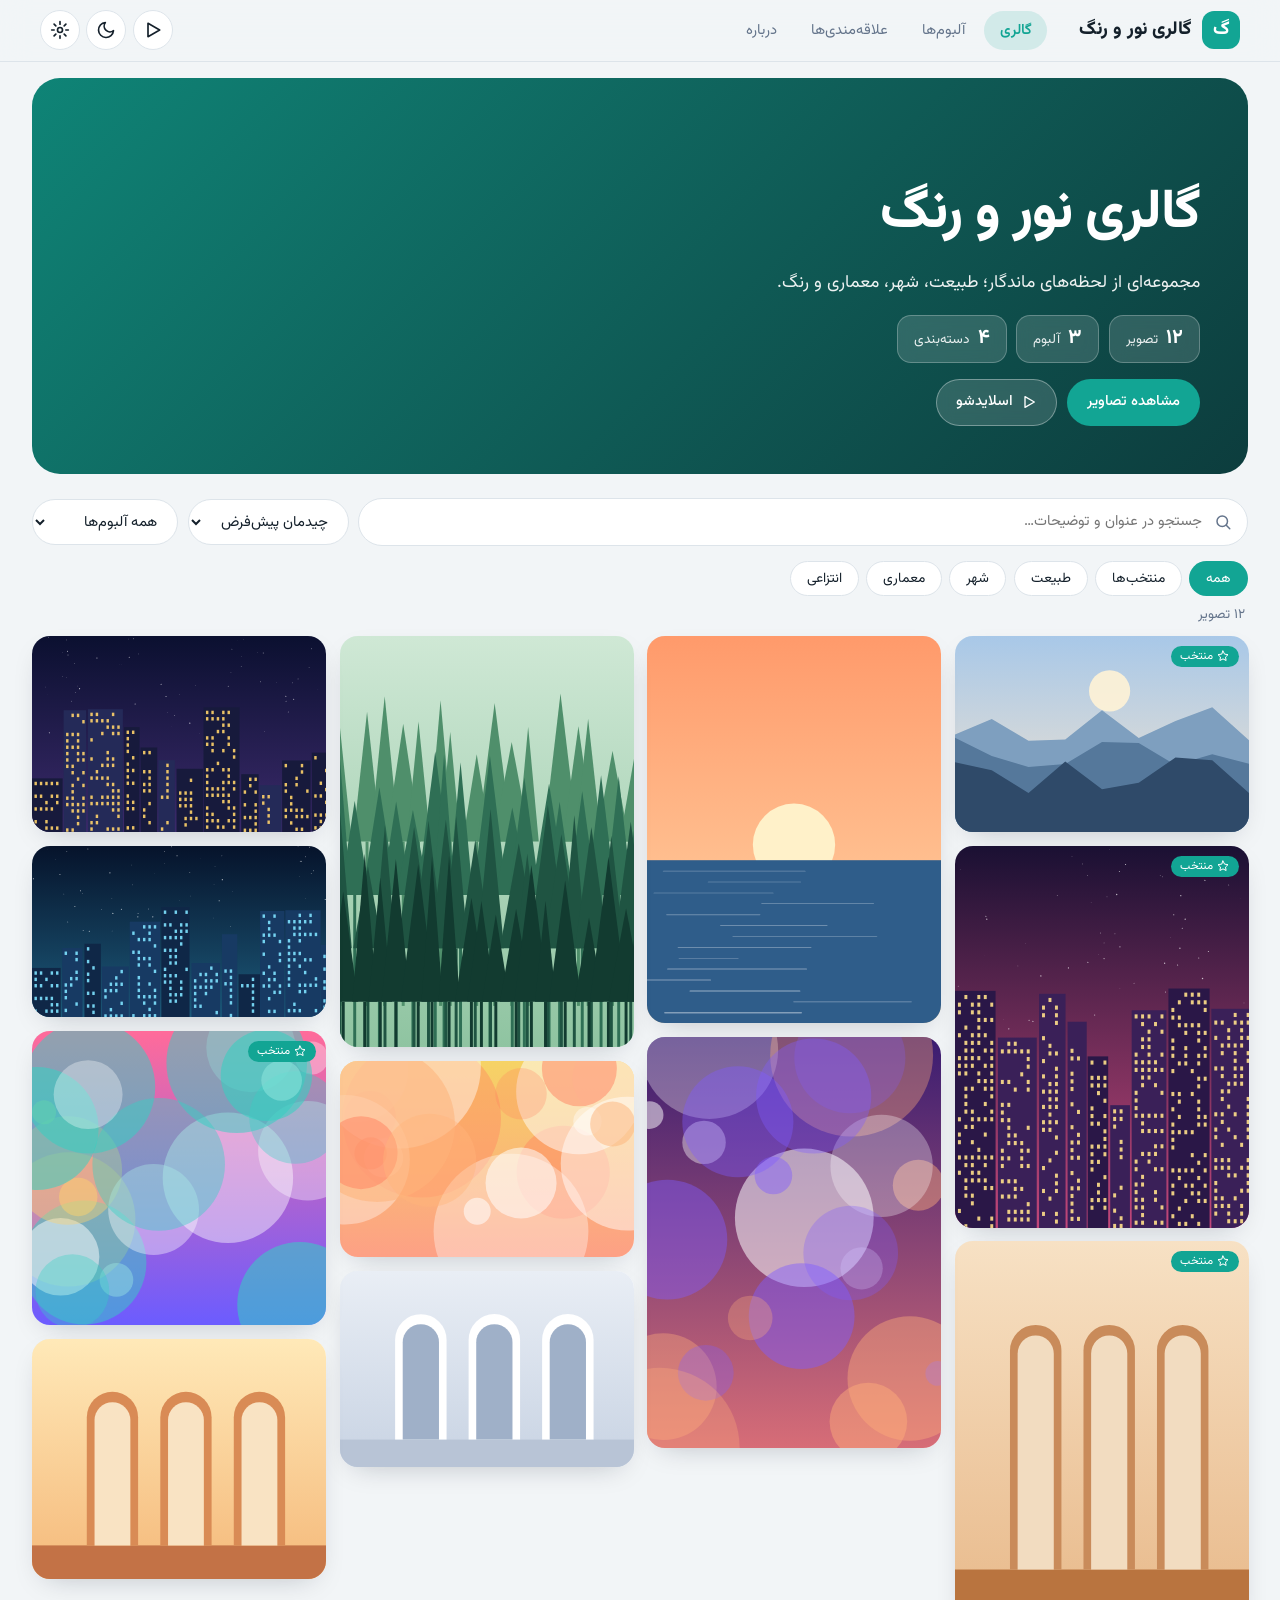
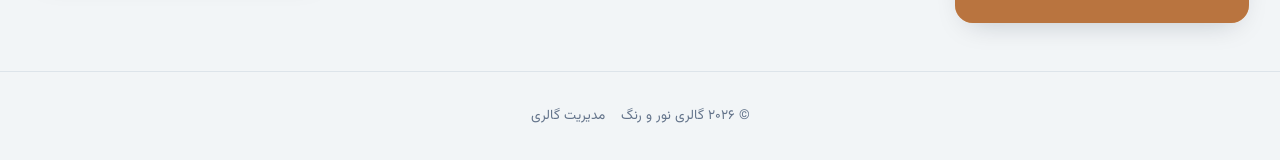
<file: index.html>
<!DOCTYPE html>
<html lang="fa" dir="rtl">
<head>
<meta charset="utf-8">
<meta name="viewport" content="width=device-width, initial-scale=1">
<title>گالری تصاویر</title>
<meta name="description" content="گالری تصاویر">
<script>try{var t=localStorage.getItem('gal_theme')||(matchMedia('(prefers-color-scheme: dark)').matches?'dark':'light');document.documentElement.setAttribute('data-theme',t)}catch(e){}</script>
<link rel="preconnect" href="https://fonts.googleapis.com">
<link rel="preconnect" href="https://fonts.gstatic.com" crossorigin>
<link href="https://fonts.googleapis.com/css2?family=Vazirmatn:wght@300;400;500;700;800&display=swap" rel="stylesheet">
<link rel="icon" id="favicon" href="data:image/svg+xml,%3Csvg xmlns='http://www.w3.org/2000/svg' viewBox='0 0 32 32'%3E%3Crect width='32' height='32' rx='9' fill='%2312a594'/%3E%3Ccircle cx='16' cy='16' r='6' fill='white'/%3E%3C/svg%3E">
<link rel="stylesheet" href="assets/css/base.css">
<link rel="stylesheet" href="assets/css/gallery.css">
</head>
<body>
<div id="draftBar" class="draft-bar" hidden></div>
<header class="site-header">
  <a class="brand" href="#/"><span class="logo" id="brandLogo"></span><span id="brandName">گالری</span></a>
  <nav class="nav" id="nav" aria-label="منوی اصلی">
    <a href="#/" data-route="gallery">گالری</a>
    <a href="#/albums" data-route="albums">آلبوم‌ها</a>
    <a href="#/favorites" data-route="favorites">علاقه‌مندی‌ها <span class="count" id="favCount"></span></a>
    <a href="#/about" data-route="about">درباره</a>
  </nav>
  <div class="head-actions">
    <button class="icon-btn" id="btnSlideshow" title="اسلایدشو" aria-label="اسلایدشو"></button>
    <button class="icon-btn" id="btnTheme" title="تغییر تم روشن/تاریک" aria-label="تغییر تم"></button>
    <a class="icon-btn" href="admin.html" title="پنل مدیریت" aria-label="پنل مدیریت" data-icon="cog"></a>
  </div>
</header>

<main>
  <section class="hero" id="hero">
    <div class="hero-bg" id="heroBg"></div>
    <div class="hero-inner">
      <h1 id="heroTitle"></h1>
      <p id="heroDesc"></p>
      <div class="stats" id="stats"></div>
      <div class="hero-cta">
        <button class="btn primary" id="ctaView">مشاهده تصاویر</button>
        <button class="btn glass" id="ctaShow"></button>
      </div>
    </div>
  </section>

  <section id="view-gallery" class="container">
    <div class="page-head" id="albumHead" hidden><a href="#/albums" class="btn sm ghost">بازگشت به آلبوم‌ها</a><h2 id="albumTitle"></h2></div>
    <div class="page-head" id="favHead" hidden><h2>علاقه‌مندی‌های من</h2></div>
    <div class="toolbar" id="toolbar">
      <div class="search"><span data-icon="search" data-size="18"></span><input id="q" type="search" placeholder="جستجو در عنوان و توضیحات…" autocomplete="off" aria-label="جستجو"></div>
      <select id="sort" class="select" aria-label="مرتب‌سازی">
        <option value="custom">چیدمان پیش‌فرض</option><option value="new">جدیدترین</option><option value="old">قدیمی‌ترین</option>
      </select>
      <select id="albumSel" class="select" aria-label="آلبوم"></select>
    </div>
    <div class="chips" id="chips"></div>
    <div class="result-line" id="resultLine"></div>
    <div id="grid" class="grid"></div>
    <div class="empty" id="empty" hidden><span data-icon="image" data-size="48"></span><p id="emptyText"></p></div>
    <div class="more" id="moreBox"><button id="btnMore" class="btn">نمایش بیشتر</button></div>
  </section>

  <section id="view-albums" class="container" hidden>
    <div class="page-head"><h2>آلبوم‌ها</h2></div>
    <div class="album-grid" id="albumGrid"></div>
  </section>

  <section id="view-about" class="container" hidden><div class="about" id="aboutBox"></div></section>
</main>

<footer class="site-footer"><span id="footName"></span><a href="admin.html">مدیریت گالری</a></footer>

<div id="lb" class="lb" hidden aria-hidden="true" role="dialog" aria-label="نمایش تصویر" tabindex="-1">
  <div class="lb-progress" id="lbProg"></div>
  <div class="lb-top">
    <span class="lb-count" id="lbCount"></span>
    <div class="lb-tools">
      <button class="icon-btn" id="lbZoomOut" title="کوچک‌نمایی" data-icon="minus"></button>
      <button class="icon-btn" id="lbZoomIn" title="بزرگ‌نمایی" data-icon="plus"></button>
      <button class="icon-btn" id="lbReset" title="اندازه اصلی" data-icon="expand"></button>
      <button class="icon-btn" id="lbPlay" title="اسلایدشو" data-icon="play"></button>
      
      <button class="icon-btn" id="lbClose" title="بستن (Esc)" data-icon="x"></button>
    </div>
  </div>
  <button class="lb-nav prev" id="lbPrev" aria-label="تصویر قبلی" data-icon="chevR" data-size="24"></button>
  <button class="lb-nav next" id="lbNext" aria-label="تصویر بعدی" data-icon="chevL" data-size="24"></button>
  <div class="lb-stage" id="lbStage"><img id="lbImg" alt="" draggable="false"></div>
  <div class="lb-info">
    <div class="lb-row">
      <div class="lb-text"><h3 id="lbTitle"></h3><p id="lbDesc"></p><div class="lb-meta" id="lbMeta"></div></div>
      <div class="lb-actions">
        <button class="btn sm" id="lbFav"><span data-icon="heart" data-size="16"></span> علاقه‌مندی</button>
        <button class="btn sm" id="lbDownload"><span data-icon="download" data-size="16"></span> دانلود</button>
        <button class="btn sm" id="lbShare"><span data-icon="share" data-size="16"></span> اشتراک</button>
        <button class="btn sm" id="lbCopy"><span data-icon="link" data-size="16"></span> لینک تصویر</button>
        <button class="btn sm" id="lbFull"><span data-icon="expand" data-size="16"></span> تمام‌صفحه</button>
      </div>
    </div>
    <div class="lb-similar" id="lbSimilar"></div>
  </div>
</div>

<script src="data/gallery.js"></script>
<script src="assets/js/util.js"></script>
<script src="assets/js/store.js"></script>
<script src="assets/js/gallery.js"></script>
</body>
</html>
</file>
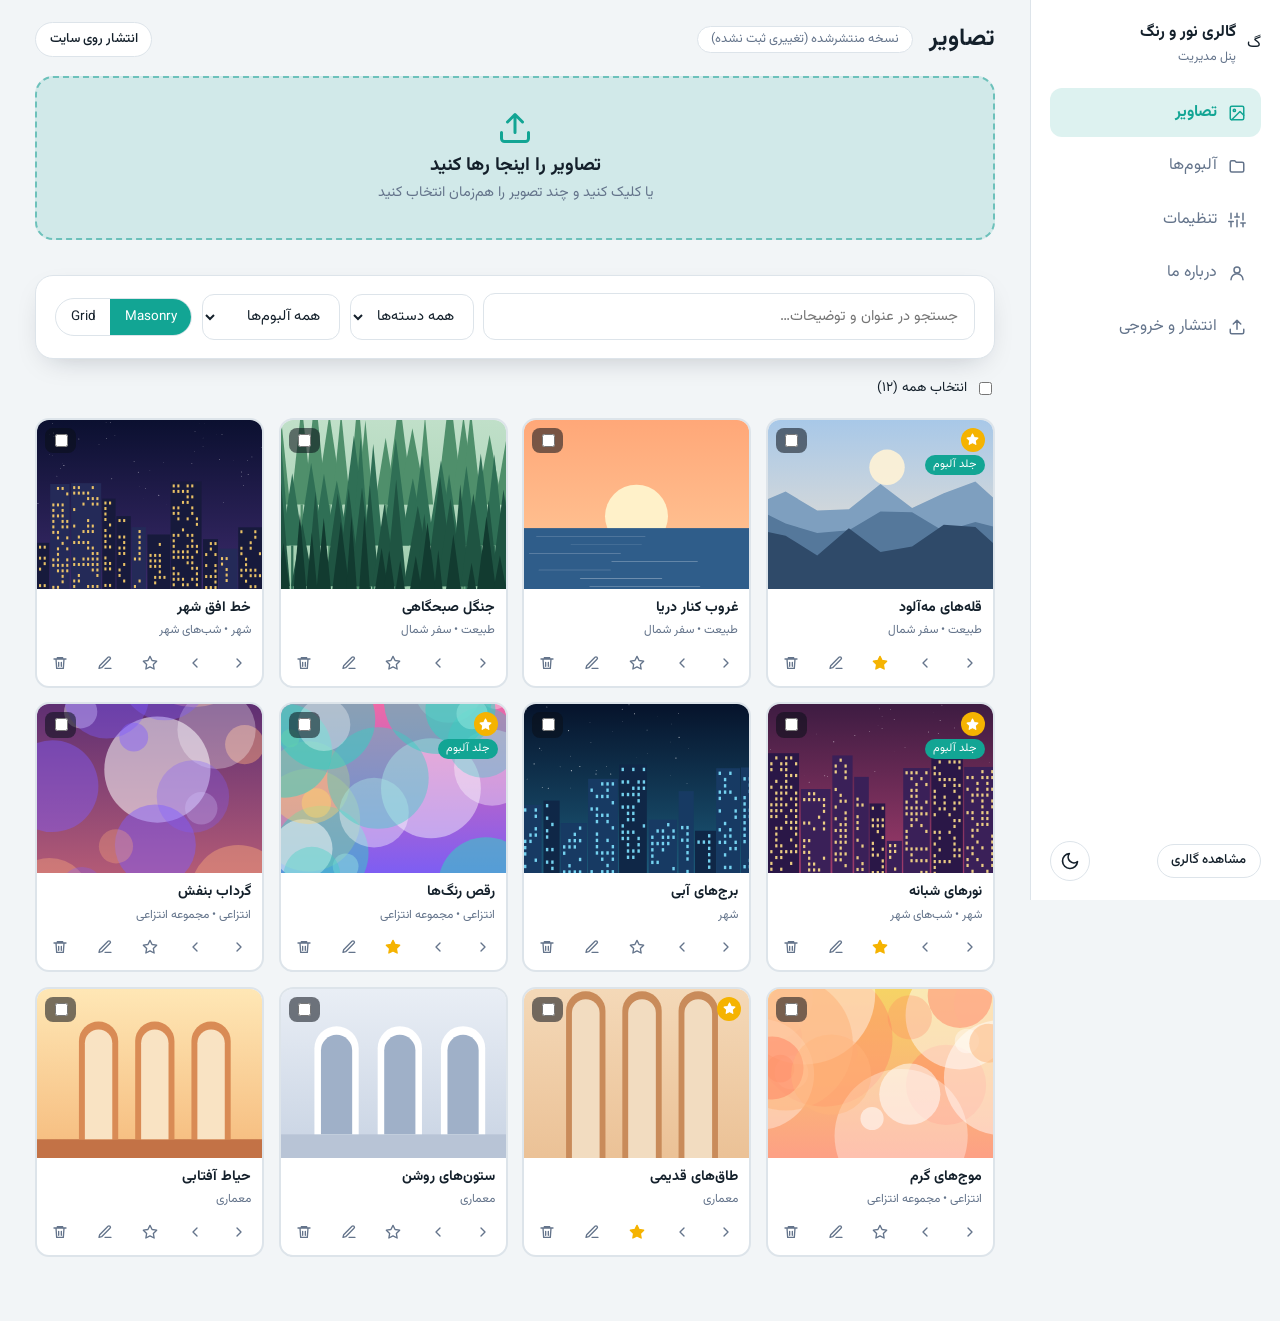
<file: admin.html>
<!DOCTYPE html>
<html lang="fa" dir="rtl">
<head>
<meta charset="utf-8">
<meta name="viewport" content="width=device-width, initial-scale=1">
<title>پنل مدیریت گالری</title>
<meta name="robots" content="noindex">
<script>try{var t=localStorage.getItem('gal_theme')||(matchMedia('(prefers-color-scheme: dark)').matches?'dark':'light');document.documentElement.setAttribute('data-theme',t)}catch(e){}</script>
<link rel="preconnect" href="https://fonts.googleapis.com">
<link rel="preconnect" href="https://fonts.gstatic.com" crossorigin>
<link href="https://fonts.googleapis.com/css2?family=Vazirmatn:wght@300;400;500;700;800&display=swap" rel="stylesheet">
<link rel="icon" id="favicon" href="data:image/svg+xml,%3Csvg xmlns='http://www.w3.org/2000/svg' viewBox='0 0 32 32'%3E%3Crect width='32' height='32' rx='9' fill='%2312a594'/%3E%3C/svg%3E">
<link rel="stylesheet" href="assets/css/base.css">
<link rel="stylesheet" href="assets/css/admin.css">
</head>
<body>
<div class="adm">
  <aside class="adm-side">
    <div class="adm-brand"><span class="logo" id="admLogo"></span><div><b id="admName">گالری</b><small>پنل مدیریت</small></div></div>
    <nav id="admNav" aria-label="بخش‌های مدیریت"></nav>
    <div class="adm-foot"><a class="btn sm" href="index.html">مشاهده گالری</a><button class="icon-btn" id="btnTheme" aria-label="تغییر تم"></button></div>
  </aside>
  <main class="adm-main">
    <header class="adm-top"><h1 id="tabTitle"></h1><span id="saveState" class="save"></span><button class="btn sm" id="btnPub" style="margin-inline-start:auto">انتشار روی سایت</button></header>
    <div id="panel"></div>
  </main>
</div>
<script src="data/gallery.js"></script>
<script src="assets/js/util.js"></script>
<script src="assets/js/zip.js"></script>
<script src="assets/js/store.js"></script>
<script src="assets/js/github.js"></script>
<script src="assets/js/admin.js"></script>
</body>
</html>
</file>
<file: assets/css/base.css>
/* ===== پایه: متغیرها، دکمه‌ها، فرم‌ها، مودال و اعلان‌ها ===== */
:root{--accent:#12a594;--accent-contrast:#fff;--accent-soft:color-mix(in srgb,var(--accent) 14%,transparent);--radius:18px;--radius-sm:12px;--font:'Vazirmatn',Tahoma,'Segoe UI',system-ui,sans-serif;--ease:cubic-bezier(.2,.7,.2,1);--shadow:0 10px 30px -14px rgba(10,20,40,.28);--shadow-lg:0 28px 70px -24px rgba(10,20,40,.45);
--bg:#f2f5f7;--surface:#fff;--surface-2:#e7ecf0;--text:#14202b;--muted:#64748b;--border:#dde4ea}
[data-theme=dark]{--bg:#0b0f14;--surface:#141a22;--surface-2:#1c2430;--text:#e8eef4;--muted:#8a99aa;--border:#26313d;--shadow:0 10px 30px -14px rgba(0,0,0,.7)}
*,*::before,*::after{box-sizing:border-box}
html{-webkit-text-size-adjust:100%}
body{margin:0;font-family:var(--font);background:var(--bg);color:var(--text);line-height:1.75;-webkit-font-smoothing:antialiased;transition:background .3s,color .3s}
body.lock{overflow:hidden}
img{max-width:100%;display:block}
a{color:inherit;text-decoration:none}
button{font:inherit;color:inherit;cursor:pointer}
[hidden]{display:none!important}
.ic{flex:none;vertical-align:middle}
:focus-visible{outline:2px solid var(--accent);outline-offset:2px}
h1,h2,h3{line-height:1.4;margin:0}
.btn{display:inline-flex;align-items:center;justify-content:center;gap:.5rem;padding:.6rem 1.2rem;border-radius:999px;border:1px solid var(--border);background:var(--surface);font-weight:500;font-size:.92rem;transition:transform .2s var(--ease),box-shadow .2s,border-color .2s;white-space:nowrap}
.btn:hover{transform:translateY(-1px);box-shadow:var(--shadow);border-color:color-mix(in srgb,var(--accent) 50%,var(--border))}
.btn.primary{background:var(--accent);color:var(--accent-contrast);border-color:transparent}
.btn.danger{background:#e5484d;color:#fff;border-color:transparent}
.btn.ghost{background:transparent}
.btn.glass{background:rgba(255,255,255,.14);color:#fff;border-color:rgba(255,255,255,.35);backdrop-filter:blur(8px)}
.btn.sm{padding:.3rem .85rem;font-size:.82rem}
.btn:disabled{opacity:.5;pointer-events:none}
.icon-btn{display:inline-grid;place-items:center;width:40px;height:40px;border-radius:50%;border:1px solid var(--border);background:var(--surface);transition:.2s var(--ease)}
.icon-btn:hover{color:var(--accent);border-color:var(--accent)}
.input,.select{width:100%;padding:.6rem .95rem;border-radius:var(--radius-sm);border:1px solid var(--border);background:var(--surface);color:var(--text);font:inherit;font-size:.92rem}
.select{width:auto;padding-inline-end:.6rem}
.select.sm{padding:.3rem .7rem;font-size:.82rem}
textarea.input{resize:vertical}
.input:focus,.select:focus{outline:2px solid color-mix(in srgb,var(--accent) 55%,transparent);border-color:transparent}
label{font-size:.88rem;color:var(--muted)}
label>.input,label>.select,label>textarea{display:block;margin-top:.3rem;color:var(--text)}
/* modal */
.modal-backdrop{position:fixed;inset:0;z-index:200;background:rgba(6,10,16,.6);backdrop-filter:blur(4px);display:grid;place-items:center;padding:1rem;opacity:0;transition:opacity .2s}
.modal-backdrop.show{opacity:1}
.modal{background:var(--surface);color:var(--text);border-radius:var(--radius);box-shadow:var(--shadow-lg);padding:1.4rem;width:min(440px,100%);max-height:90vh;overflow:auto;display:grid;gap:1rem;transform:translateY(10px);transition:transform .25s var(--ease)}
.modal-backdrop.show .modal{transform:none}
.modal.wide{width:min(760px,100%)}
.modal-text{margin:0}
.modal-actions{display:flex;gap:.6rem;align-items:center;justify-content:flex-end;flex-wrap:wrap}
/* toasts */
#toasts{position:fixed;bottom:1.2rem;inset-inline:0;z-index:300;display:flex;flex-direction:column;align-items:center;gap:.5rem;pointer-events:none}
.toast{background:var(--text);color:var(--bg);padding:.6rem 1.2rem;border-radius:999px;font-size:.9rem;box-shadow:var(--shadow-lg);animation:tin .3s var(--ease);transition:opacity .4s}
.toast.ok{background:#16a34a;color:#fff}.toast.err{background:#e5484d;color:#fff}.toast.out{opacity:0}
@keyframes tin{from{opacity:0;transform:translateY(10px)}}
@media (prefers-reduced-motion:reduce){*{animation-duration:.01ms!important;transition-duration:.01ms!important}}
</file>
<file: assets/css/gallery.css>
/* ===== صفحه عمومی گالری ===== */
.draft-bar{background:var(--text);color:var(--bg);font-size:.82rem;padding:.4rem 1rem;display:flex;gap:.8rem;justify-content:center;align-items:center;flex-wrap:wrap}
.draft-bar button{background:var(--accent);color:var(--accent-contrast);border:0;border-radius:999px;padding:.1rem .9rem}
.site-header{position:sticky;top:0;z-index:50;display:flex;align-items:center;gap:1rem;padding:.65rem clamp(1rem,4vw,2.5rem);background:color-mix(in srgb,var(--bg) 80%,transparent);backdrop-filter:saturate(1.5) blur(14px);border-bottom:1px solid var(--border)}
.brand{display:flex;align-items:center;gap:.7rem;font-weight:800;font-size:1.15rem}
.logo{width:38px;height:38px;border-radius:12px;background:var(--accent) center/cover no-repeat;display:grid;place-items:center;color:var(--accent-contrast);font-weight:800;overflow:hidden;flex:none}
.nav{display:flex;gap:.25rem;margin-inline-start:1rem}
.nav a{padding:.4rem .95rem;border-radius:999px;font-size:.92rem;color:var(--muted);transition:.2s}
.nav a:hover{color:var(--text)}
.nav a.active{background:var(--accent-soft);color:var(--accent);font-weight:600}
.count{font-size:.75rem;background:var(--accent);color:var(--accent-contrast);border-radius:999px;padding:0 .45rem;margin-inline-start:.2rem}
.count:empty{display:none}
.head-actions{margin-inline-start:auto;display:flex;gap:.4rem}
.hero{position:relative;color:#fff;overflow:hidden;margin:1rem clamp(.6rem,3vw,2rem) 0;border-radius:28px;min-height:clamp(280px,44vh,440px);display:grid;align-items:end;isolation:isolate}
.hero-bg{position:absolute;inset:0;z-index:-1;background:linear-gradient(135deg,color-mix(in srgb,var(--accent) 80%,#000),color-mix(in srgb,var(--accent) 30%,#0a1018));background-size:cover;background-position:center}
.hero:not(.has-banner)::before{content:"";position:absolute;width:60vmin;height:60vmin;inset-inline-start:-10vmin;top:-20vmin;border-radius:50%;background:color-mix(in srgb,var(--accent) 60%,#fff);opacity:.25;filter:blur(30px);z-index:-1}
.hero-inner{padding:clamp(1.4rem,4vw,3rem);display:grid;gap:1rem;max-width:900px}
.hero h1{font-size:clamp(1.9rem,5.2vw,3.4rem);font-weight:800;letter-spacing:-.01em}
.hero p{margin:0;max-width:62ch;opacity:.92;font-size:clamp(.95rem,1.6vw,1.1rem)}
.stats{display:flex;gap:.6rem;flex-wrap:wrap}
.stat{background:rgba(255,255,255,.14);border:1px solid rgba(255,255,255,.25);backdrop-filter:blur(8px);border-radius:14px;padding:.35rem 1rem;display:flex;gap:.5rem;align-items:baseline}
.stat b{font-size:1.25rem}.stat span{font-size:.85rem;opacity:.9}
.hero-cta{display:flex;gap:.6rem;flex-wrap:wrap}
.container{max-width:1560px;margin:0 auto;padding:1.5rem clamp(.8rem,3vw,2rem) 3rem}
.page-head{display:flex;align-items:center;gap:1rem;margin-bottom:1rem;flex-wrap:wrap}
.page-head h2{font-size:1.5rem}
.toolbar{display:flex;gap:.6rem;flex-wrap:wrap;align-items:center}
.search{position:relative;flex:1 1 260px}
.search .ic{position:absolute;inset-inline-start:1rem;top:50%;transform:translateY(-50%);color:var(--muted)}
.search input{width:100%;padding:.65rem 1rem;padding-inline-start:2.8rem;border-radius:999px;border:1px solid var(--border);background:var(--surface);color:var(--text);font:inherit;font-size:.92rem}
.search input:focus{outline:2px solid color-mix(in srgb,var(--accent) 55%,transparent);border-color:transparent}
.toolbar .select{border-radius:999px;padding:.6rem 1rem}
.chips{display:flex;gap:.45rem;flex-wrap:wrap;margin:.9rem 0 .4rem}
.chip{padding:.3rem 1rem;border-radius:999px;border:1px solid var(--border);background:var(--surface);font-size:.86rem;transition:.2s}
.chip:hover{border-color:var(--accent)}
.chip.on{background:var(--accent);color:var(--accent-contrast);border-color:transparent}
.result-line{color:var(--muted);font-size:.85rem;margin:.4rem .2rem}
.grid{--cols:4;--gap:14px;margin-top:.6rem}
.grid.masonry{display:flex;gap:var(--gap);align-items:flex-start}
.grid.masonry .col{flex:1 1 0;min-width:0;display:flex;flex-direction:column;gap:var(--gap)}
.grid.tiles{display:grid;grid-template-columns:repeat(var(--cols),minmax(0,1fr));gap:var(--gap)}
.card{position:relative;margin:0;border-radius:var(--radius);overflow:hidden;cursor:zoom-in;isolation:isolate;box-shadow:var(--shadow);background:linear-gradient(100deg,var(--surface-2) 30%,var(--surface) 50%,var(--surface-2) 70%) 0 0/200% 100%;animation:rise .55s var(--ease) both,shimmer 1.6s linear infinite}
@keyframes rise{from{opacity:0;transform:translateY(14px) scale(.98)}}
@keyframes shimmer{to{background-position:-200% 0}}
.card img{width:100%;height:auto;opacity:0;transition:opacity .5s,transform .9s var(--ease)}
.card img.loaded{opacity:1}
.masonry .card img{aspect-ratio:var(--ar)}
.tiles .card{aspect-ratio:4/3}
.tiles .card img{position:absolute;inset:0;height:100%;object-fit:cover}
.card:hover img{transform:scale(1.06)}
.overlay{position:absolute;inset:0;display:flex;align-items:flex-end;padding:1rem;background:linear-gradient(180deg,transparent 45%,rgba(6,10,16,.82));color:#fff;opacity:0;transition:opacity .3s}
.overlay h3{font-size:1rem;font-weight:700}
.overlay span{font-size:.78rem;opacity:.85}
.card:hover .overlay,.card:focus-visible .overlay{opacity:1}
@media (hover:none){.overlay{opacity:1;background:linear-gradient(180deg,transparent 62%,rgba(6,10,16,.7));padding:.6rem .8rem}.overlay h3{font-size:.85rem}.overlay span{display:none}}
.fav{position:absolute;top:.6rem;inset-inline-end:.6rem;width:36px;height:36px;border-radius:50%;border:0;background:rgba(10,16,24,.45);backdrop-filter:blur(6px);color:#fff;display:grid;place-items:center;opacity:0;transform:scale(.85);transition:.25s var(--ease)}
.card:hover .fav,.fav.on,.fav:focus-visible{opacity:1;transform:none}
@media (hover:none){.fav{opacity:1;transform:none}}
.fav.on{color:#ff5c7a}.fav.on svg{fill:currentColor}
.badge{position:absolute;top:.6rem;inset-inline-start:.6rem;background:var(--accent);color:var(--accent-contrast);font-size:.72rem;border-radius:999px;padding:.05rem .6rem;display:flex;gap:.25rem;align-items:center}
.empty{text-align:center;padding:3.5rem 1rem;color:var(--muted)}
.empty .ic{opacity:.5;margin-bottom:.6rem}
.more{text-align:center;margin-top:1.6rem}
.album-grid{display:grid;grid-template-columns:repeat(auto-fill,minmax(270px,1fr));gap:1.2rem}
.album-card{position:relative;border-radius:var(--radius);overflow:hidden;background:var(--surface);box-shadow:var(--shadow);transition:transform .3s var(--ease)}
.album-card:hover{transform:translateY(-4px)}
.album-img{aspect-ratio:4/3;background:var(--surface-2);display:grid;place-items:center;color:var(--muted);overflow:hidden}
.album-img img{width:100%;height:100%;object-fit:cover;transition:transform .8s var(--ease)}
.album-card:hover img{transform:scale(1.07)}
.album-info{padding:.8rem 1.1rem;display:flex;justify-content:space-between;align-items:center;gap:.5rem}
.album-info span{color:var(--muted);font-size:.84rem}
.about{max-width:760px;margin:0 auto;text-align:center;display:grid;gap:1.2rem;justify-items:center;padding-top:1rem}
.avatar{width:150px;height:150px;border-radius:50%;background:var(--surface-2) center/cover;border:4px solid var(--surface);box-shadow:0 0 0 3px var(--accent),var(--shadow);display:grid;place-items:center;color:var(--muted)}
.about p{margin:0;max-width:62ch;color:var(--muted);font-size:1.02rem}
.socials{display:flex;gap:.5rem;flex-wrap:wrap;justify-content:center}
.site-footer{text-align:center;color:var(--muted);font-size:.85rem;padding:2rem 1rem;border-top:1px solid var(--border);display:flex;gap:1rem;justify-content:center;flex-wrap:wrap}
/* lightbox */
.lb{position:fixed;inset:0;z-index:100;background:rgba(5,8,12,.96);display:grid;grid-template-rows:auto minmax(0,1fr) auto;color:#fff;opacity:0;transition:opacity .25s}
.lb.show{opacity:1}
.lb:focus{outline:0}
.lb-progress{position:absolute;top:0;inset-inline-start:0;height:3px;width:0;background:var(--accent);z-index:5}
.lb-progress.run{animation:prog 4s linear forwards}
@keyframes prog{to{width:100%}}
.lb-top{display:flex;justify-content:space-between;align-items:center;padding:.7rem 1rem;z-index:4}
.lb-count{font-size:.9rem;opacity:.8}
.lb-tools{display:flex;gap:.4rem}
.lb .icon-btn{background:rgba(255,255,255,.1);border-color:rgba(255,255,255,.18);color:#fff}
.lb .icon-btn:hover{background:var(--accent);color:var(--accent-contrast);border-color:transparent}
.lb-stage{position:relative;overflow:hidden;display:grid;place-items:center;touch-action:none;user-select:none}
.lb-stage img{max-width:100%;max-height:100%;object-fit:contain;opacity:0;transition:opacity .35s,transform .2s var(--ease);will-change:transform}
.lb-stage img.ready{opacity:1}
.lb-stage.zoomed{cursor:grab}.lb-stage.dragging img{transition:none}.lb-stage.dragging{cursor:grabbing}
.lb-stage.loading::after{content:"";position:absolute;width:34px;height:34px;border-radius:50%;border:3px solid rgba(255,255,255,.2);border-top-color:var(--accent);animation:spin .8s linear infinite}
@keyframes spin{to{transform:rotate(360deg)}}
.lb-nav{position:absolute;top:50%;transform:translateY(-50%);z-index:4;width:48px;height:48px;border-radius:50%;border:1px solid rgba(255,255,255,.2);background:rgba(255,255,255,.1);color:#fff;display:grid;place-items:center;transition:.2s}
.lb-nav:hover{background:var(--accent);color:var(--accent-contrast)}
.lb-nav.prev{right:12px}.lb-nav.next{left:12px}
.lb-info{padding:.9rem clamp(1rem,3vw,2rem) 1.1rem;max-height:38vh;overflow:auto;display:grid;gap:.8rem;background:linear-gradient(0deg,rgba(5,8,12,.95),rgba(5,8,12,.6))}
.lb-row{display:flex;justify-content:space-between;gap:1rem;flex-wrap:wrap;align-items:flex-start}
.lb-text{flex:1 1 320px;min-width:0}
.lb-text h3{font-size:1.2rem}
.lb-text p{margin:.2rem 0 .5rem;opacity:.8;font-size:.92rem}
.lb-meta{display:flex;gap:.4rem;flex-wrap:wrap}
.lb-meta span{font-size:.76rem;border:1px solid rgba(255,255,255,.2);border-radius:999px;padding:0 .7rem;opacity:.85}
.lb-actions{display:flex;gap:.4rem;flex-wrap:wrap}
.lb-actions .btn{background:rgba(255,255,255,.1);color:#fff;border-color:rgba(255,255,255,.18)}
.lb-actions .btn.on{color:#ff5c7a}.lb-actions .btn.on svg{fill:currentColor}
.lb-similar{display:grid;gap:.4rem}.lb-strip{display:flex;gap:.5rem;overflow-x:auto;padding-bottom:.2rem}
.lb-similar button{flex:none;width:84px;height:62px;border-radius:10px;border:2px solid transparent;overflow:hidden;padding:0;background:#222;opacity:.75;transition:.2s}
.lb-similar button:hover{opacity:1;border-color:var(--accent)}
.lb-similar img{width:100%;height:100%;object-fit:cover}
.lb-sim-title{font-size:.8rem;opacity:.6}
@media (max-width:760px){
 .site-header{flex-wrap:wrap}.nav{order:3;width:100%;overflow-x:auto;margin:0}.nav a{white-space:nowrap}
 .hero{border-radius:20px}.lb-nav{width:40px;height:40px}.lb-info{max-height:42vh}
}
</file>
<file: assets/css/admin.css>
/* ===== پنل مدیریت ===== */
.adm{display:grid;grid-template-columns:250px minmax(0,1fr);min-height:100vh}
.adm-side{position:sticky;top:0;height:100vh;background:var(--surface);border-inline-end:1px solid var(--border);padding:1.2rem;display:flex;flex-direction:column;gap:1.2rem}
.adm-brand{display:flex;gap:.7rem;align-items:center}
.adm-brand small{display:block;color:var(--muted);font-size:.78rem}
#admNav{display:grid;gap:.3rem}
#admNav button{display:flex;align-items:center;gap:.7rem;padding:.65rem .9rem;border-radius:12px;border:0;background:transparent;text-align:start;color:var(--muted);transition:.2s}
#admNav button:hover{background:var(--surface-2);color:var(--text)}
#admNav button.on{background:var(--accent-soft);color:var(--accent);font-weight:700}
.adm-foot{margin-top:auto;display:flex;gap:.5rem;align-items:center;justify-content:space-between}
.adm-main{padding:1.4rem clamp(1rem,3vw,2.2rem) 4rem;min-width:0}
.adm-top{display:flex;align-items:center;gap:1rem;margin-bottom:1.2rem;flex-wrap:wrap}
.adm-top h1{font-size:1.5rem}
.save{font-size:.8rem;color:var(--muted);background:var(--surface);border:1px solid var(--border);border-radius:999px;padding:.1rem .8rem}
.save.ok{color:#16a34a}.save.err{color:#e5484d}
#panel{display:grid;gap:1.1rem}
.card-box{background:var(--surface);border:1px solid var(--border);border-radius:var(--radius);padding:1.1rem 1.2rem;box-shadow:var(--shadow)}
.card-box h3{font-size:1.05rem;margin-bottom:.8rem}
.dropzone{border:2px dashed color-mix(in srgb,var(--accent) 55%,var(--border));border-radius:var(--radius);background:var(--accent-soft);padding:2rem 1rem;text-align:center;cursor:pointer;transition:.25s var(--ease);color:var(--accent)}
.dropzone:hover,.dropzone.over{background:color-mix(in srgb,var(--accent) 22%,transparent);transform:scale(1.005)}
.dropzone h3{margin:.4rem 0 .1rem;color:var(--text)}.dropzone p{margin:0;color:var(--muted);font-size:.9rem}
.dropzone.busy{opacity:.6;pointer-events:none}
.stage-head{display:flex;justify-content:space-between;gap:1rem;flex-wrap:wrap;align-items:center;margin-bottom:.8rem}
.stage-head h3{margin:0}.stage-common{display:flex;gap:.5rem;flex-wrap:wrap}
.stage-grid{display:grid;grid-template-columns:repeat(auto-fill,minmax(230px,1fr));gap:.9rem;margin-bottom:1rem}
.scard{position:relative;display:grid;gap:.5rem;border:1px solid var(--border);border-radius:14px;padding:.6rem;background:var(--bg)}
.scard img{width:100%;height:140px;object-fit:cover;border-radius:10px}
.scard .x{position:absolute;top:.9rem;inset-inline-start:.9rem;width:28px;height:28px;border-radius:50%;border:0;background:rgba(10,16,24,.6);color:#fff;line-height:1}
.scard .input,.scard .select{padding:.4rem .6rem;font-size:.84rem;width:100%}
.row2{display:grid;grid-template-columns:1fr 1fr;gap:.5rem}
.chk-line{display:flex;gap:.5rem;align-items:center;font-size:.85rem;color:var(--text)}
.toolbar-admin{display:flex;gap:.6rem;flex-wrap:wrap;align-items:center}
.toolbar-admin .input{flex:1 1 200px;width:auto}
.seg{display:inline-flex;border:1px solid var(--border);border-radius:999px;overflow:hidden}
.seg button{border:0;background:transparent;padding:.4rem .9rem;font-size:.84rem}
.seg button.on{background:var(--accent);color:var(--accent-contrast)}
.bulk{display:flex;gap:.5rem;align-items:center;flex-wrap:wrap;font-size:.88rem}
.bulk-n{font-weight:700;color:var(--accent)}
.lib{display:grid;grid-template-columns:repeat(auto-fill,minmax(190px,1fr));gap:.9rem}
.lcard{position:relative;background:var(--surface);border:2px solid var(--border);border-radius:14px;overflow:hidden;cursor:grab;transition:.2s var(--ease)}
.lcard:hover{box-shadow:var(--shadow)}
.lcard.sel{border-color:var(--accent)}
.lcard.drag{opacity:.4}.lcard.over{border-color:var(--accent);transform:scale(1.03)}
.lcard img{width:100%;aspect-ratio:4/3;object-fit:cover;background:var(--surface-2)}
.lcard .chk{position:absolute;top:.5rem;inset-inline-end:.5rem;background:rgba(10,16,24,.55);border-radius:8px;padding:.2rem .35rem;display:flex}
.lcard .star-badge{position:absolute;top:.5rem;inset-inline-start:.5rem;background:#f5b301;color:#fff;border-radius:50%;width:24px;height:24px;display:grid;place-items:center}
.lcard .star-badge svg{fill:currentColor}
.cover-badge{position:absolute;top:2.2rem;inset-inline-start:.5rem;background:var(--accent);color:var(--accent-contrast);font-size:.7rem;padding:0 .5rem;border-radius:999px}
.lmeta{padding:.45rem .7rem 0;display:grid}
.lmeta b{font-size:.88rem;overflow:hidden;text-overflow:ellipsis;white-space:nowrap}
.lmeta small{color:var(--muted);font-size:.75rem;overflow:hidden;text-overflow:ellipsis;white-space:nowrap}
.lacts{display:flex;justify-content:space-between;padding:.4rem .5rem .5rem}
.lacts button{border:0;background:transparent;width:30px;height:30px;border-radius:8px;display:grid;place-items:center;color:var(--muted)}
.lacts button:hover{background:var(--surface-2);color:var(--accent)}
.lacts button.d:hover{color:#e5484d}.lacts button.on{color:#f5b301}.lacts button.on svg{fill:currentColor}
.empty-box{padding:2rem;text-align:center;color:var(--muted);border:1px dashed var(--border);border-radius:var(--radius)}
.inline-form{display:flex;gap:.6rem;flex-wrap:wrap}.inline-form .input{flex:1 1 220px;width:auto}
.album-admin{display:grid;grid-template-columns:repeat(auto-fill,minmax(300px,1fr));gap:1rem}
.acard{background:var(--surface);border:1px solid var(--border);border-radius:var(--radius);overflow:hidden;box-shadow:var(--shadow)}
.acover{aspect-ratio:16/9;background:var(--surface-2);display:grid;place-items:center;color:var(--muted)}
.acover img{width:100%;height:100%;object-fit:cover}
.abody{padding:.9rem 1rem;display:grid;gap:.4rem}.abody small{color:var(--muted)}
.aacts{display:flex;gap:.4rem;flex-wrap:wrap;margin-top:.3rem}
.form-grid{display:grid;grid-template-columns:repeat(auto-fit,minmax(280px,1fr));gap:1rem}
.fields{display:grid;gap:.8rem;align-content:start}
.upl{display:flex;gap:.8rem;align-items:center;flex-wrap:wrap}
.upl .pv{width:72px;height:72px;border-radius:14px;background:var(--surface-2) center/cover;border:1px solid var(--border)}
.swatches{display:flex;gap:.4rem;flex-wrap:wrap;align-items:center;margin-top:.4rem}
.swatches button{width:28px;height:28px;border-radius:50%;border:2px solid var(--surface);box-shadow:0 0 0 1px var(--border)}
.swatches input[type=color]{width:38px;height:32px;border:0;background:none;padding:0}
.cat-row{display:flex;gap:.5rem;margin-bottom:.5rem}.cat-row .input{flex:1}
.stat-cards{display:grid;grid-template-columns:repeat(auto-fit,minmax(150px,1fr));gap:.8rem}
.stat-c{background:var(--bg);border-radius:14px;padding:.8rem 1rem}
.stat-c b{display:block;font-size:1.6rem;color:var(--accent)}.stat-c span{font-size:.82rem;color:var(--muted)}
.steps{margin:0;padding-inline-start:1.3rem;display:grid;gap:.4rem;color:var(--muted)}
.steps b{color:var(--text)}
.btn-row{display:flex;gap:.6rem;flex-wrap:wrap}
.note{background:var(--accent-soft);border-radius:12px;padding:.7rem 1rem;font-size:.88rem}
.edit-grid{display:grid;grid-template-columns:200px 1fr;gap:1rem}
.edit-prev{width:100%;border-radius:12px;aspect-ratio:1;object-fit:cover}
.pick-grid{display:grid;grid-template-columns:repeat(auto-fill,minmax(110px,1fr));gap:.5rem;max-height:46vh;overflow:auto}
.pick{position:relative;display:block;border:2px solid var(--border);border-radius:10px;overflow:hidden;cursor:pointer;padding:0;background:none}
.pick img{width:100%;aspect-ratio:1;object-fit:cover}
.pick span{display:block;font-size:.72rem;padding:.1rem .4rem;overflow:hidden;text-overflow:ellipsis;white-space:nowrap}
.pick input{position:absolute;top:.3rem;inset-inline-end:.3rem}
.pick:hover{border-color:var(--accent)}
@media (max-width:860px){
 .adm{grid-template-columns:1fr}
 .adm-side{position:static;height:auto;flex-direction:row;flex-wrap:wrap;align-items:center;padding:.7rem;border-inline-end:0;border-bottom:1px solid var(--border)}
 .adm-brand{display:none}#admNav{display:flex;overflow-x:auto;flex:1}#admNav button{white-space:nowrap;padding:.5rem .8rem}
 .adm-foot{margin:0}.edit-grid{grid-template-columns:1fr}.row2{grid-template-columns:1fr}
}
</file>
